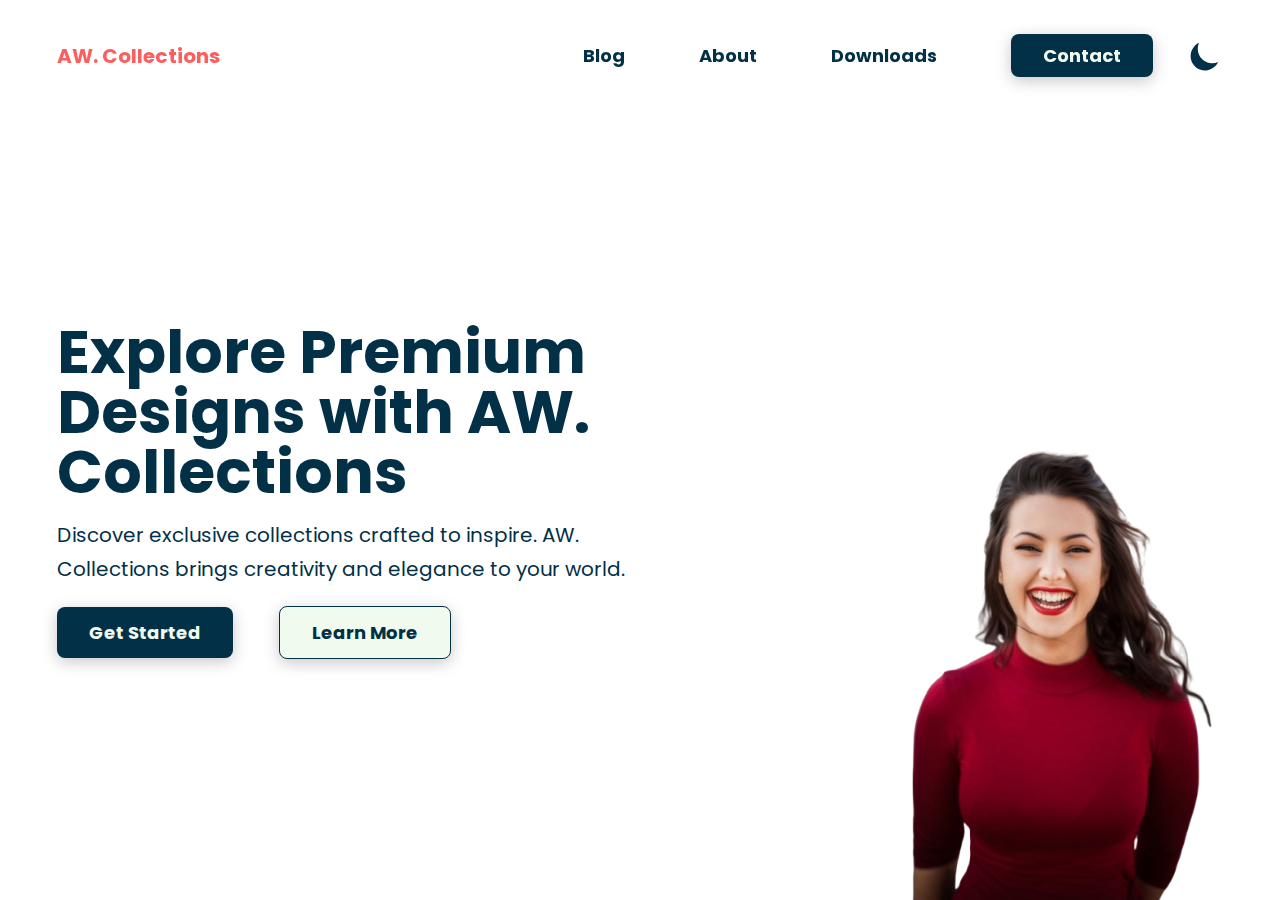
<file: HomePage/index.html>
<!DOCTYPE html>
<html lang="en">
  <head>
    <meta charset="UTF-8" />
    <meta name="viewport" content="width=device-width, initial-scale=1.0" />
    <title>Home-Page</title>
    <link rel="preconnect" href="https://fonts.googleapis.com" />
    <link rel="preconnect" href="https://fonts.gstatic.com" crossorigin />
    <link
      href="https://fonts.googleapis.com/css2?family=Poppins:wght@400;700&display=swap"
      rel="stylesheet"
    />
    <link rel="stylesheet" href="style.css" />
  </head>
  <body>
    <div class="container">
      <div class="nav-container">
        <div class="left">
          <div class="logo">AW. Collections</div>
        </div>

        <div class="right">
          <nav class="menu-items">
            <a href="#">Blog</a>
            <a href="#">About</a>
            <a href="#">Downloads</a>
            <a class="btn dark" href="#">Contact</a>
          </nav>

          <div class="dark-switch active">
            <img src="images/dark-switch.svg" alt="dark-switch" />
          </div>

          <div class="light-switch">
            <img src="images/light-switch.svg" alt="light-switch" />
          </div>
        </div>
      </div>

      <header class="hero-section">
        <div class="left">
          <h1>Explore Premium Designs with AW. Collections</h1>
          <p class="sub-heading">
            Discover exclusive collections crafted to inspire. AW. Collections
            brings creativity and elegance to your world.
          </p>
          <div class="buttons">
            <a class="btn dark" href="#">Get Started</a>
            <a class="btn light" href="#">Learn More</a>
          </div>
        </div>

        <div class="right">
          <img src="images/hero-image-1.png" alt="" />
        </div>
      </header>
    </div>

    <script src="main.js"></script>
  </body>
</html>
</file>
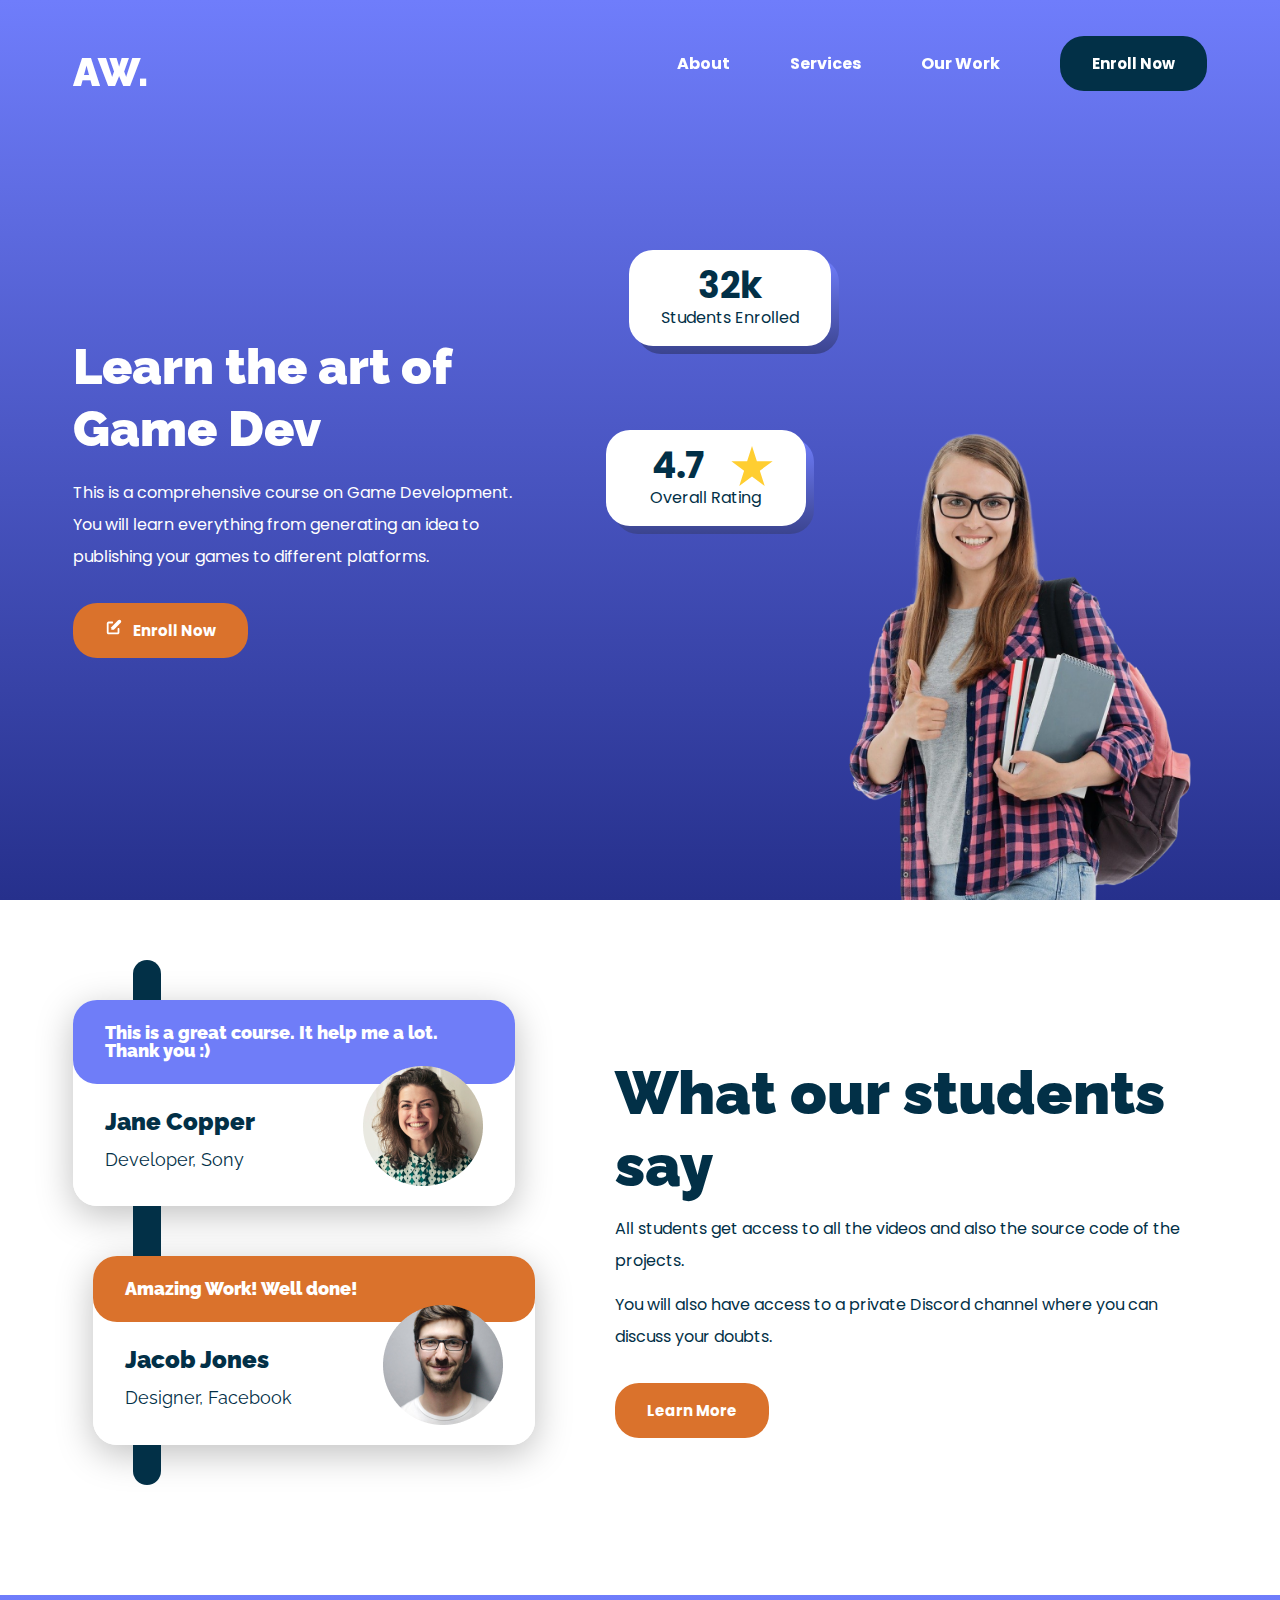
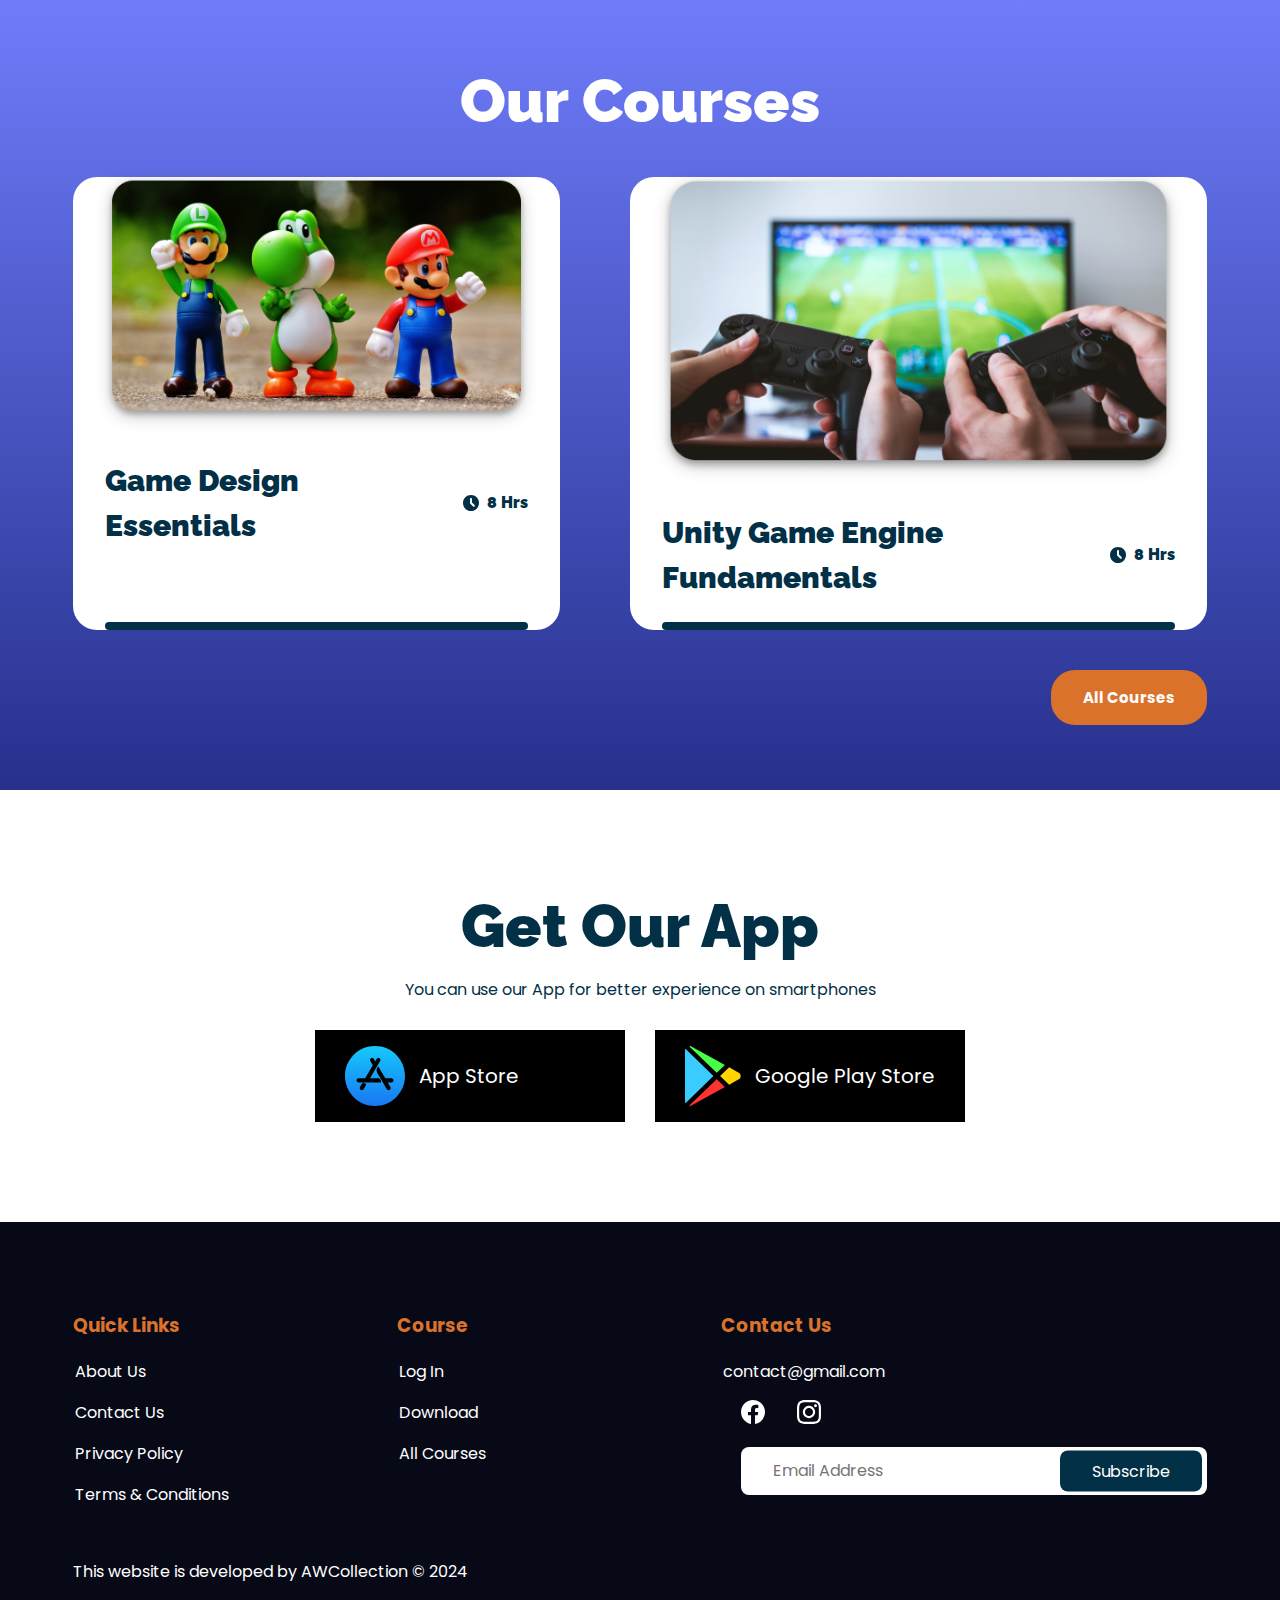
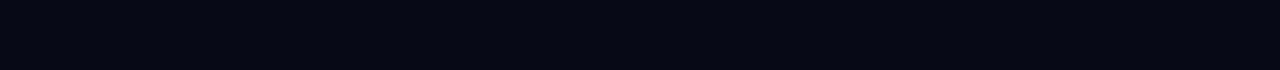
<file: Learning-Platform/index.html>
<!DOCTYPE html>
<html lang="en">
  <head>
    <meta charset="UTF-8" />
    <meta name="viewport" content="width=device-width, initial-scale=1.0" />
    <title>Learning Platform</title>
    <link rel="preconnect" href="https://fonts.googleapis.com" />
    <link rel="preconnect" href="https://fonts.gstatic.com" crossorigin />
    <link
      href="https://fonts.googleapis.com/css2?family=Poppins:wght@400;700&family=Raleway:wght@300;900&display=swap"
      rel="stylesheet"
    />
    <link rel="stylesheet" href="style.css" />
  </head>
  <body>
    <header>
      <div class="wrapper">
        <nav>
          <div class="logo">AW.</div>
          <ul>
            <li><a href="@">About</a></li>
            <li><a href="@">Services</a></li>
            <li><a href="@">Our Work</a></li>
            <li><a href="@" class="btn dark">Enroll Now</a></li>
          </ul>
        </nav>

        <nav class="mobile-nav">
          <div class="logo">AW.</div>
          <div class="menu-icon">
            <img src="images/menu-icon.svg" alt="menu-icon" />
          </div>
        </nav>

        <div class="mobile-menu-container">
          <div class="close-icon">
            <img src="images/cross-icon.svg" alt="cross-icon" />
          </div>
          <ul>
            <li><a href="@">About</a></li>
            <li><a href="@">Services</a></li>
            <li><a href="@">Our Work</a></li>
            <li><a href="@" class="btn dark">Enroll Now</a></li>
          </ul>
        </div>

        <!-- End of mobile navigation -->

        <!-- End of Navbar -->
        <div class="hero-section">
          <div class="left">
            <h1>
              Learn the art of <br />
              Game Dev
            </h1>
            <p>
              This is a comprehensive course on Game Development. You will learn
              everything from generating an idea to publishing your games to
              different platforms.
            </p>
            <a href="#" class="btn light enrol-icon">Enroll Now</a>
          </div>

          <div class="right">
            <img src="images/hero-image.png" alt="hero-image" />
          </div>
          <div class="achievement-cards">
            <div class="achievement-card students-enrolled">
              <div class="content">
                <div><h3>32k</h3></div>
                <p>Students Enrolled</p>
              </div>
              <div class="bg"></div>
            </div>

            <div class="achievement-card overall-rating">
              <div class="content">
                <div>
                  <h3>4.7</h3>
                  <img src="images/star-icon.svg" alt="star-icon" />
                </div>
                <p>Overall Rating</p>
              </div>
              <div class="bg"></div>
            </div>
          </div>
        </div>
      </div>
    </header>
    <!-- End of header section -->

    <div class="wrapper">
      <section class="testimonials-section">
        <div class="left">
          <div class="testimonial-card">
            <div class="content">
              This is a great course. It help me a lot. Thank you :)
            </div>

            <div class="info">
              <h4>Jane Copper</h4>
              <p class="company">Developer, Sony</p>
            </div>
            <img src="images/testimonial-1.png" alt="testimonial-1" />
          </div>

          <div class="testimonial-card">
            <div class="content">Amazing Work! Well done!</div>

            <div class="info">
              <h4>Jacob Jones</h4>
              <p class="company">Designer, Facebook</p>
            </div>
            <img src="images/testimonial-2.png" alt="testimonial-2" />
          </div>
        </div>
        <div class="right">
          <h2>What our students say</h2>
          <div class="features">
            <p>
              All students get access to all the videos and also the source code
              of the projects.
            </p>
            <p>
              You will also have access to a private Discord channel where you
              can discuss your doubts.
            </p>
          </div>

          <a href="#" class="btn light desktop-btn">Learn More</a>
        </div>
        <a href="#" class="btn light mobile-btn">Learn More</a>
      </section>
    </div>
    <!-- End of Testimonial Section -->

    <section class="courses-section">
      <div class="wrapper">
        <h2 class="light">Our Courses</h2>

        <div class="course-cards">
          <div class="course-card">
            <img src="images/course-card-1.png" alt="course-card-1" />
            <div class="info">
              <h3>Game Design Essentials</h3>
              <div class="duration">8 Hrs</div>
            </div>
          </div>

          <div class="course-card">
            <img src="images/course-card-2.png" alt="course-card-2" />
            <div class="info">
              <h3>Unity Game Engine Fundamentals</h3>
              <div class="duration">8 Hrs</div>
            </div>
          </div>
        </div>
        <a href="#" class="btn light"> All Courses</a>
      </div>
    </section>
    <!-- End of courses Section -->

    <div class="wrapper">
      <section class="app-section">
        <h2>Get Our App</h2>
        <p>You can use our App for better experience on smartphones</p>

        <div class="app-buttons">
          <div class="app-btn">
            <img src="images/appstore-icon.svg" alt="appstore-icon" />
            <span>App Store</span>
          </div>

          <div class="app-btn">
            <img src="images/playstore-icon.svg" alt="playstore-icon" />
            <span>Google Play Store</span>
          </div>
        </div>
      </section>
    </div>
    <!-- End of Get Our App Section -->

    <footer>
      <div class="wrapper">
        <div class="links-container">
          <div class="links">
            <h3>Quick Links</h3>
            <ul>
              <li>
                <a href="#"> About Us</a>
              </li>

              <li>
                <a href="#"> Contact Us</a>
              </li>

              <li>
                <a href="#"> Privacy Policy</a>
              </li>

              <li>
                <a href="#"> Terms & Conditions</a>
              </li>
            </ul>
          </div>

          <div class="links">
            <h3>Course</h3>
            <ul>
              <li>
                <a href="#"> Log In</a>
              </li>

              <li>
                <a href="#"> Download</a>
              </li>

              <li>
                <a href="#"> All Courses</a>
              </li>
            </ul>
          </div>

          <div class="links">
            <h3>Contact Us</h3>
            <ul>
              <li>contact@gmail.com</li>
            </ul>
            <div class="social">
              <a href="#">
                <img src="images/facebook-icon.svg" alt="facebook-icon" />
              </a>
              <a href="#">
                <img src="images/instagram-icon.svg" alt="instagram-icon" />
              </a>
            </div>
            <form action="#">
              <input type="text" placeholder="Email Address" />
              <button class="submit-btn">Subscribe</button>
            </form>
          </div>
        </div>
        <p class="copyright">
          This website is developed by AWCollection © 2024
        </p>
      </div>
    </footer>
    <!-- End of Footer -->
    <script src="main.js"></script>
  </body>
</html>
</file>
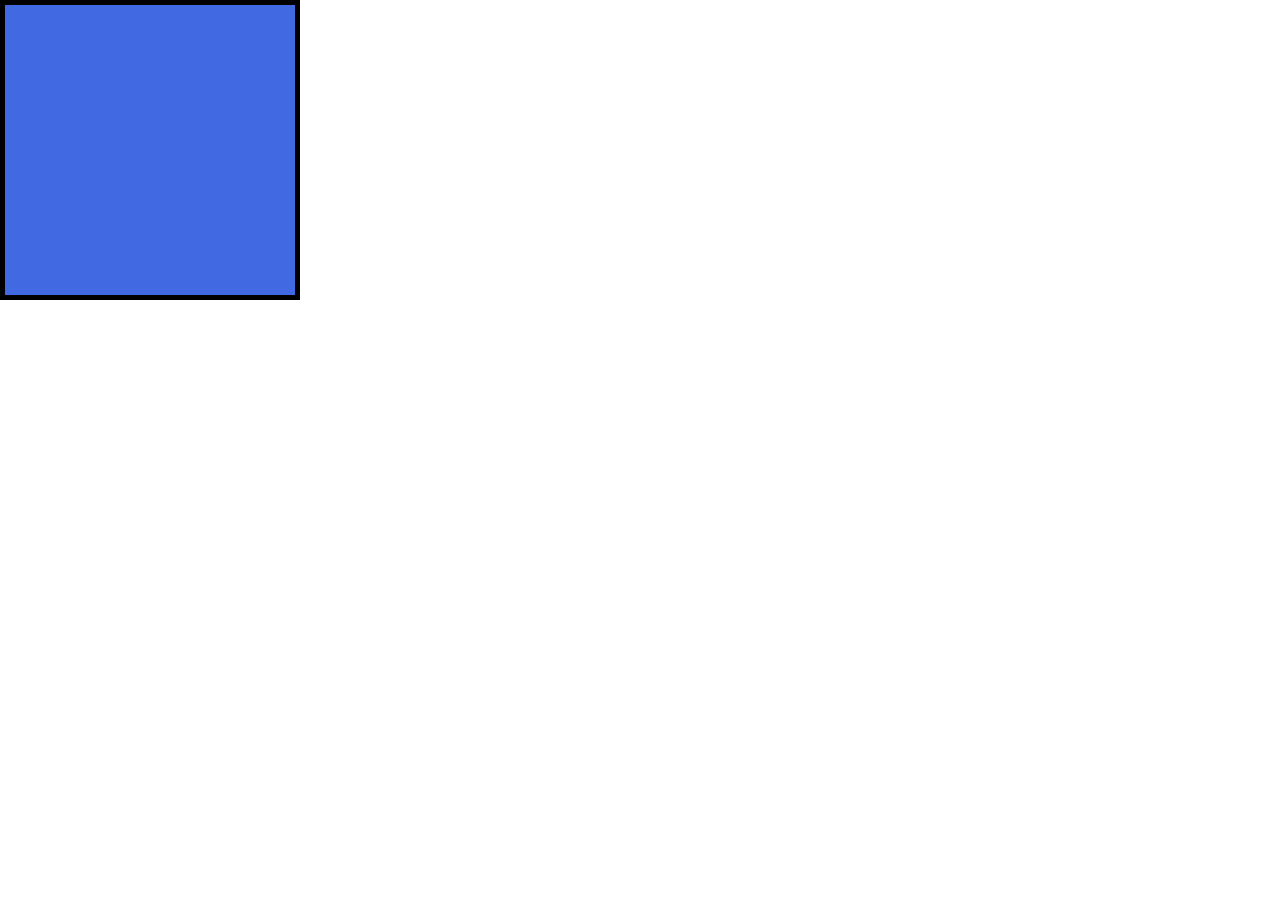
<file: Practice1/index.html>
<!DOCTYPE html>
<html lang="en">
<head>
    <meta charset="UTF-8">
    <meta name="viewport" content="width=device-width, initial-scale=1.0">
    <title>Practice - 1</title>
    <link rel="stylesheet" href="style.css">
</head>
<body>
    <div class="box">
        <div class="child1"></div>
        <div class="child2"></div>
    </div>
</body>
</html>
</file>
<file: HomePage/style.css>
:root {
  --dark: #023047;
  --light: #f1faee;
  --dark-bg: #01141d;
  --light-bg: #ffffff;
  --logo: #fd5e5e;
}
* {
  box-sizing: border-box;
  margin: 0;
  padding: 0;
}
body {
  font-family: "Poppins", sans-serif;
  background-color: var(--light-bg);
  height: 100vh;
}
body.dark-mode {
  --light: #023047;
  --dark: #f1faee;
  --light-bg: #01141d;
  --dark-bg: #ffffff;
}
.container {
  width: 1166px;
  margin: 0 auto;
}
.nav-container {
  display: flex;
  justify-content: space-between;
  align-items: center;
  margin-top: 34px;
  position: fixed;
  width: 1166px;
}
.nav-container .logo {
  color: var(--logo);
  font-size: 20px;
  font-weight: 700;
}
.nav-container .right {
  display: flex;
  align-items: center;
}
.nav-container .menu-items a {
  font-size: 18px;
  font-weight: 700;
  color: var(--dark);
  text-decoration: none;
  margin-right: 70px;
  display: inline-block;
  transition: all 500ms;
}
.nav-container .menu-items a:hover {
  transform: translateY(-2px);
}

.nav-container .menu-items a.btn {
  padding: 8px 32px;
}
/* Buttons */
a.btn {
  box-shadow: 0px 4px 16px rgba(0, 0, 0, 0.22);
  border-radius: 8px;
  padding: 12px 32px;
  text-decoration: none;
  font-size: 18px;
  font-weight: 700;
  display: inline-block;
}
a.btn.dark {
  background: var(--dark);
  color: var(--light);
}
a.btn.light {
  background: var(--light);
  color: var(--dark);
  border: 1px solid var(--dark);
}
.nav-container .dark-switch,
.nav-container .light-switch {
  position: absolute;
  right: 0;
  transform: translateY(-16px);
  opacity: 0;
  pointer-events: none;
  display: flex;
  transition: all 500ms;
}
.nav-container .dark-switch.active,
.nav-container .light-switch.active {
  opacity: 1;
  cursor: pointer;
  pointer-events: auto;
  transform: translateY(0);
}
.hero-section {
  display: flex;
  align-items: center;
  height: 100vh;
  justify-content: space-between;
}

.hero-section h1 {
  margin-top: 80px;
  font-size: 60px;
  color: var(--dark);
  line-height: 100%;
  width: 587px;
  margin-bottom: 16px;
}
.hero-section p.sub-heading {
  font-size: 20px;
  line-height: 170%;
  color: var(--dark);
  width: 587px;
}
.hero-section a.btn {
  margin-top: 20px;
  margin-right: 42px;
}

.hero-section .right {
  align-self: flex-end;
}
.hero-section .right img {
  vertical-align: middle;
  height: 500px;
}
</file>
<file: Learning-Platform/style.css>
:root {
  --orange-color: #da722c;
  --dark-color: #070917;
  --dark-blue-color: #023047;
  --light-color: #e8f7f8;
  --light-blue-color: #6f7df8;
}

*,
*::before,
*::after {
  box-sizing: border-box;
}
body {
  margin: 0;
  padding: 0;
  font-family: "Poppins", sans-serif;
}

.wrapper {
  max-width: 1134px;
  margin: 0 auto;
}
.btn {
  padding: 16px 32px;
  border-radius: 24px;
  color: #fff;
  display: inline-block;
  font-weight: bold;
  font-size: 15px;
  text-decoration: none;
  position: relative;
}

.btn.dark {
  background: var(--dark-blue-color);
}

.btn.light {
  background: var(--orange-color);
}

.btn.enrol-icon::before {
  content: url("images/enrol-icon.svg");
  position: absolute;
  top: 50%;
  left: 32px;
  transform: translateY(-50%);
}

.btn.enrol-icon {
  padding-left: 60px;
}

/* Header */
header {
  background: linear-gradient(180deg, #6f7dfb 0%, #26308c 100%);
  height: 100vh;
  width: 100%;
}
nav {
  display: flex;
  justify-content: space-between;
  align-items: center;
  position: fixed;
  width: 1134px;
  top: 0;
  padding: 36px 0;
  z-index: 100;
  transition: all 500ms ease;
}
nav.scrolled {
  background: var(--dark-color);
  box-shadow: 0 16px 14px -8px rgba(0, 0, 0, 0.3);
  border-radius: 0 0 8px 8px;
  top: 0;
  padding: 12px;
}
nav .logo {
  font-family: "Raleway", sans-serif;
  font-weight: 900;
  font-size: 40px;
  color: #fff;
}

nav ul {
  margin-top: 0;
  display: flex;
  list-style: none;
  align-items: center;
  gap: 60px;
}
nav ul li a {
  font-family: "Poppins", sans-serif;
  font-weight: bold;
  font-size: 16px;
  color: #fff;
  text-decoration: none;
}
/* End of Header */
/* Hero Section */
.hero-section {
  display: flex;
  height: 100vh;
  width: 100%;
  justify-content: space-between;
  align-items: center;
  padding-top: 60px;
  position: relative;
}
.hero-section .left h1 {
  font-family: "Raleway", sans-serif;
  font-weight: 900;
  font-size: 50px;
  line-height: 125%;
  color: #fff;
  margin-bottom: 0;
}

.hero-section .left p {
  font-family: "Poppins", sans-serif;
  font-weight: normal;
  font-size: 16px;
  line-height: 200%;
  color: #fff;
  margin-bottom: 30px;
  width: 457px;
}

.hero-section .left {
  flex: 1;
}
.hero-section .right {
  align-self: flex-end;
}
.hero-section .right img {
  height: 480px;
  vertical-align: middle;
}
.achievement-card {
  position: absolute;
  min-width: 200px;
}
.achievement-card .content {
  border-radius: 24px;
  background: #fff;
  padding: 8px 32px;
  z-index: 10;
  position: relative;
}
.achievement-card.students-enrolled {
  left: 49%;
  top: 250px;
}

.achievement-card.overall-rating {
  left: 47%;
  top: 430px;
}

.achievement-card .content div {
  display: flex;
  align-items: center;
  gap: 12px;
}
.achievement-card h3 {
  font-family: "poppins", sans-serif;
  font-weight: bold;
  width: 100%;
  font-size: 36px;
  color: var(--dark-blue-color);
  margin: 0%;
  text-align: center;
}
.achievement-card p {
  font-family: "poppins", sans-serif;
  font-weight: normal;
  font-size: 16px;
  color: var(--dark-blue-color);
  text-align: center;
  margin-top: -8px;
  margin-bottom: 8px;
}
.achievement-card .bg {
  position: absolute;
  height: 100%;
  width: 100%;
  background: linear-gradient(180deg, #6f7dfb 0%, #3b448f 100%);
  border-radius: 24px;
  top: 8px;
  left: 8px;
  z-index: 1;
}
/* End of Hero Section */

/* Testimonial Section */

section {
  margin-top: 100px;
}

h2 {
  font-family: "Raleway", sans-serif;
  font-weight: 900;
  font-size: 60px;
  line-height: 120%;
  margin: 0;
  color: var(--dark-blue-color);
}
h2.light {
  color: #fff;
}

section p {
  font-family: "Poppins", sans-serif;
  font-weight: normal;
  font-size: 16px;
  line-height: 200%;
  color: var(--dark-blue-color);
  margin: 12px 0;
}

.testimonials-section {
  display: flex;
  align-items: center;
  gap: 100px;
}

.testimonials-section .mobile-btn {
  display: none;
}
.testimonials-section .testimonial-card {
  width: 442px;
  background: #fff;
  box-shadow: 0px 9px 36px rgba(0, 0, 0, 0.25);
  border-radius: 24px;
  margin-bottom: 50px;
  position: relative;
}
.testimonials-section .testimonial-card::before {
  content: "";
  width: 28px;
  position: absolute;
  height: 40px;
  top: -40px;
  left: 60px;
  background: var(--dark-blue-color);
  border-radius: 24px 24px 0 0;
}
.testimonials-section .testimonial-card:last-child::before {
  left: 40px;
  top: -50px;
  border-radius: 0 0 24px 24px;
  height: calc(100% + 90px);
  z-index: -1;
}
.testimonials-section .testimonial-card .content {
  font-family: "Raleway", sans-serif;
  font-weight: 900;
  font-size: 18px;
  line-height: 18px;
  color: #fff;
  border-radius: 24px;
  padding: 24px 32px;
  background: var(--light-blue-color);
}

.testimonials-section .testimonial-card:last-child .content {
  background: var(--orange-color);
}

.testimonials-section .testimonial-card .info h4 {
  font-family: "Raleway", sans-serif;
  font-weight: 900;
  font-size: 24px;
  line-height: 120%;
  margin: 0;
  color: var(--dark-blue-color);
}
.testimonials-section .testimonial-card .info {
  padding: 24px 32px;
  background-color: #fff;
  border-radius: 24px;
}

.testimonials-section .testimonial-card .info p.company {
  font-family: "Raleway", sans-serif;
  font-weight: normal;
  font-size: 18px;
  line-height: 120%;
  color: var(--dark-blue-color);
}

.testimonials-section .testimonial-card img {
  height: 120px;
  width: 120px;
  position: absolute;
  right: 32px;
  bottom: 20px;
}

.testimonials-section .testimonial-card:last-child {
  transform: translateX(20px);
}
.testimonials-section .features {
  margin-bottom: 30px;
}

/* Courses Section */

.courses-section {
  background: linear-gradient(180deg, #6f7dfb 0%, #26308c 100%);
  padding: 70px 0;
  padding-bottom: 120px;
}

.courses-section h2 {
  text-align: center;
}

.courses-section .course-cards {
  display: flex;
  gap: 70px;
}

.courses-section .course-cards img {
  width: 100%;
  filter: drop-shadow(0px 4px 8px rgba(0, 0, 0, 0.25));
  border-radius: 24px;
}

.courses-section .course-card {
  background: #fff;
  border-radius: 24px;
  padding: 0px 32px;
  margin: 40px 0;
  position: relative;
}
.courses-section .course-card::after {
  content: "";
  height: 8px;
  position: absolute;
  left: 32px;
  right: 32px;
  bottom: 0;
  background: var(--dark-blue-color);
  border-radius: 24px;
}

.courses-section .course-cards h3 {
  font-family: "Raleway", sans-serif;
  font-weight: 900;
  font-size: 30px;
  line-height: 150%;
  color: var(--dark-blue-color);
}
.courses-section .course-cards .info {
  display: flex;
  gap: 16px;
  justify-content: space-between;
  align-items: center;
}

.courses-section .course-cards .duration {
  font-family: "Raleway", sans-serif;
  font-weight: 900;
  font-size: 16px;
  line-height: 150%;
  white-space: nowrap;
  color: var(--dark-blue-color);
  position: relative;
  padding-left: 20px;
}

.courses-section .course-card .duration::before {
  content: url("images/clock-icon.svg");
  position: absolute;
  top: 2px;
  left: -6px;
}

.courses-section .wrapper {
  position: relative;
}
.courses-section .wrapper .btn {
  position: absolute;
  right: 0;
}

/* App Section */

.app-section {
  text-align: center;
}

.app-section .app-buttons {
  display: flex;
  align-items: center;
  justify-content: center;
  gap: 30px;
  margin-top: 24px;
}

.app-section .app-btn {
  padding: 16px 30px;
  background: #000;
  color: #fff;
  display: flex;
  align-items: center;
  gap: 14px;
  min-width: 310px;
}

.app-section .app-btn span {
  font-family: "Poppins", sans-serif;
  font-weight: normal;
  font-size: 20px;
  color: #fff;
}

/* Footer */

footer {
  background: var(--dark-color);
  color: #fff;
  margin-top: 100px;
  padding: 70px 0;
}
footer a {
  text-decoration: none;
  color: #fff;
}

footer h3 {
  color: var(--orange-color);
}
footer ul {
  list-style: none;
  padding-left: 20px;
}
footer ul li {
  margin: 16px 0;
}

footer .links-container {
  display: grid;
  grid-template-columns: 2fr 2fr 3fr;
}

footer .links-container .links ul li {
  margin-left: -18px;
}

footer .social {
  margin-left: 20px;
}
footer .social a {
  margin-right: 28px;
}

footer form {
  margin-left: 20px;
  margin-top: 16px;
  position: relative;
}

footer form input {
  font-family: "poppins", sans-serif;
  font-weight: normal;
  font-size: 16px;
  line-height: 200%;
  border-radius: 8px;
  padding: 8px 160px 8px 32px;
  border: none;
  width: 100%;
  color: var(--dark-blue-color);
}
footer form .submit-btn {
  position: absolute;
  right: 5px;
  top: 50%;
  transform: translateY(-50%);
  background: var(--dark-blue-color);
  color: #fff;
  border-radius: 8px;
  padding: 8px 32px;
  border: 0;
  font-family: "Poppins", sans-serif;
  font-weight: normal;
  font-size: 16px;
  cursor: pointer;
}
footer .copyright {
  margin-top: 36px;
}

nav.mobile-nav,
.mobile-menu-container {
  display: none;
}

@media (max-width: 1100px) {
  .btn {
    padding: 12px 32px;
  }
  .wrapper {
    padding: 0 100px;
  }
  nav {
    width: 100%;
    left: 0;
    right: 0;
    padding: 36px 100px;
  }

  nav.scrolled {
    padding: 16px 100px;
  }

  header,
  .hero-section,
  header .wrapper {
    max-height: 1100px;
  }

  .hero-section {
    flex-direction: column;
  }
  .hero-section .left {
    width: 100%;
    display: flex;
    flex-direction: column;
    justify-content: center;
  }
  .hero-section .left .btn {
    align-self: flex-start;
  }
  .hero-section .left h1 {
    font-size: 50px;
    line-height: 125%;
  }
  .hero-section .right {
    position: absolute;
    bottom: 0;
  }
  .hero-section .right img {
    height: 580px;
  }
  .hero-section .achievement-card {
    position: relative;
    margin-bottom: 80px;
  }

  .achievement-card.students-enrolled,
  .achievement-card.overall-rating {
    left: unset;
    top: unset;
  }

  .hero-section .achievement-cards {
    align-self: flex-start;
    margin-left: 40px;
  }
  h2 {
    font-size: 40px;
  }
  .testimonials-section {
    flex-direction: column;
    align-items: stretch;
    gap: 50px;
  }
  .testimonials-section .testimonial-card {
    width: 100%;
    margin-bottom: 40px;
  }

  .testimonials-section .testimonial-card:last-child:before {
    top: -40px;
    left: 60px;
    height: calc(100% + 80px);
  }

  .testimonials-section .testimonial-card:last-child {
    transform: translateX(0px);
    margin-bottom: 0;
  }

  .testimonials-section .desktop-btn {
    display: none;
  }

  .testimonials-section .mobile-btn {
    display: block;
    align-self: flex-end;
    order: 3;
  }

  .testimonials-section .right {
    order: 1;
  }
  .testimonials-section .left {
    order: 2;
  }

  .testimonials-section .right p {
    display: inline;
  }
  .testimonials-section h2 {
    margin-bottom: 20px;
  }

  .courses-section .course-cards {
    flex-direction: column;
    gap: 80px;
  }

  .courses-section .course-card {
    margin: 0;
  }

  .courses-section h2 {
    margin-bottom: 40px;
  }

  .courses-section .course-card img {
    height: 260px;
    object-fit: cover;
  }
  .courses-section .course-card h3 {
    font-size: 24px;
  }
  .courses-section .wrapper .btn {
    right: 100px;
  }
  .courses-section .course-card:last-child {
    margin-bottom: 50px;
  }

  footer .links-container {
    grid-template-columns: 1fr 1fr;
  }
  footer .links-container .links:last-child {
    grid-column: 1/3;
  }
}

@media (max-width: 800px) {
  nav {
    display: none;
  }
  nav.mobile-nav {
    display: flex;
  }
  nav.mobile-nav.scrolled {
    padding: 8px 100px;
    background: var(--light-blue-color);
    box-shadow: 0 9px 21px -5px rgba(0, 0, 0, 0.3);
  }
  .mobile-menu-container {
    position: fixed;
    height: 100vh;
    width: 100%;
    top: 0;
    left: 100%;
    background: var(--dark-color);
    display: flex;
    align-items: center;
    justify-content: center;
    z-index: 200;
    transition: all 400ms ease;
  }
  .mobile-menu-container.active {
    left: 0;
  }
  .mobile-menu-container .close-icon {
    position: fixed;
    top: 32px;
    right: 100px;
    opacity: 0;
    pointer-events: none;
    transition: all 400ms ease;
  }
  .mobile-menu-container.active .close-icon {
    opacity: 1;
    pointer-events: auto;
  }
  .mobile-menu-container ul {
    list-style: none;
    padding: 0;
  }
  .mobile-menu-container ul li {
    margin: 30px 0;
    text-align: center;
  }
  .mobile-menu-container ul li a {
    color: #fff;
    text-decoration: none;
    font-size: 18px;
  }
}

@media (max-width: 700px) {
  .wrapper {
    padding: 0 32px;
  }
  .hero-section .left p {
    width: 100%;
  }

  .app-section .app-buttons {
    flex-direction: column;
  }

  nav.mobile-nav {
    padding: 32px;
  }

  nav.mobile-nav.scrolled {
    padding: 8px 32px;
  }
  .mobile-menu-container .close-icon {
    right: 32px;
  }
  .hero-section .left h1 {
    font-size: 36px;
  }
  .hero-section .right img {
    height: 400px;
    transform: translateX(48px);
  }

  .hero-section .right {
    overflow: hidden;
    transform: translateX(30px);
  }

  .achievement-card h3 {
    font-size: 30px;
  }

  .hero-section .achievement-card {
    margin-bottom: 48px;
  }
  .hero-section .achievement-cards {
    margin: 0;
  }
  h2 {
    font-size: 30px;
  }

  .testimonials-section .testimonial-card .info h4 {
    font-size: 18px;
  }

  .testimonials-section .testimonial-card .info p.company {
    font-size: 14px;
  }
  .testimonials-section .testimonial-card img {
    height: 100px;
    width: 100px;
  }
  .courses-section .wrapper {
    padding: 0;
  }
  .courses-section .course-card img {
    height: 240px;
  }

  .courses-section .wrapper .btn {
    right: 32px;
  }
  footer .links-container {
    grid-template-columns: 1fr;
    text-align: center;
    gap: 40px;
  }
  footer form input {
    padding: 8px 32px;
  }
  footer .links-container .links:last-child {
    grid-column: 1/2;
  }
  footer ul {
    padding: 0;
  }

  footer form .submit-btn {
    top: 130%;
    left: 50%;
    transform: translateX(-50%);
  }
  footer .copyright {
    margin-top: 100px;
    text-align: center;
  }
}
</file>
<file: Practice1/style.css>
* {
    margin: 0;
    padding: 0;
    box-sizing: border-box;
    font-family: 'Gilory';
}
html, body {
    height: 100%;
    width: 100%;
}
.box {
    height: 300px;
    width: 300px;
    border: 5px solid black;
    background-color: royalblue;
}
@media (max-width:700px) {
    .box{
        background-color: crimson;
        border-radius: 50%;
    }
}
</file>
